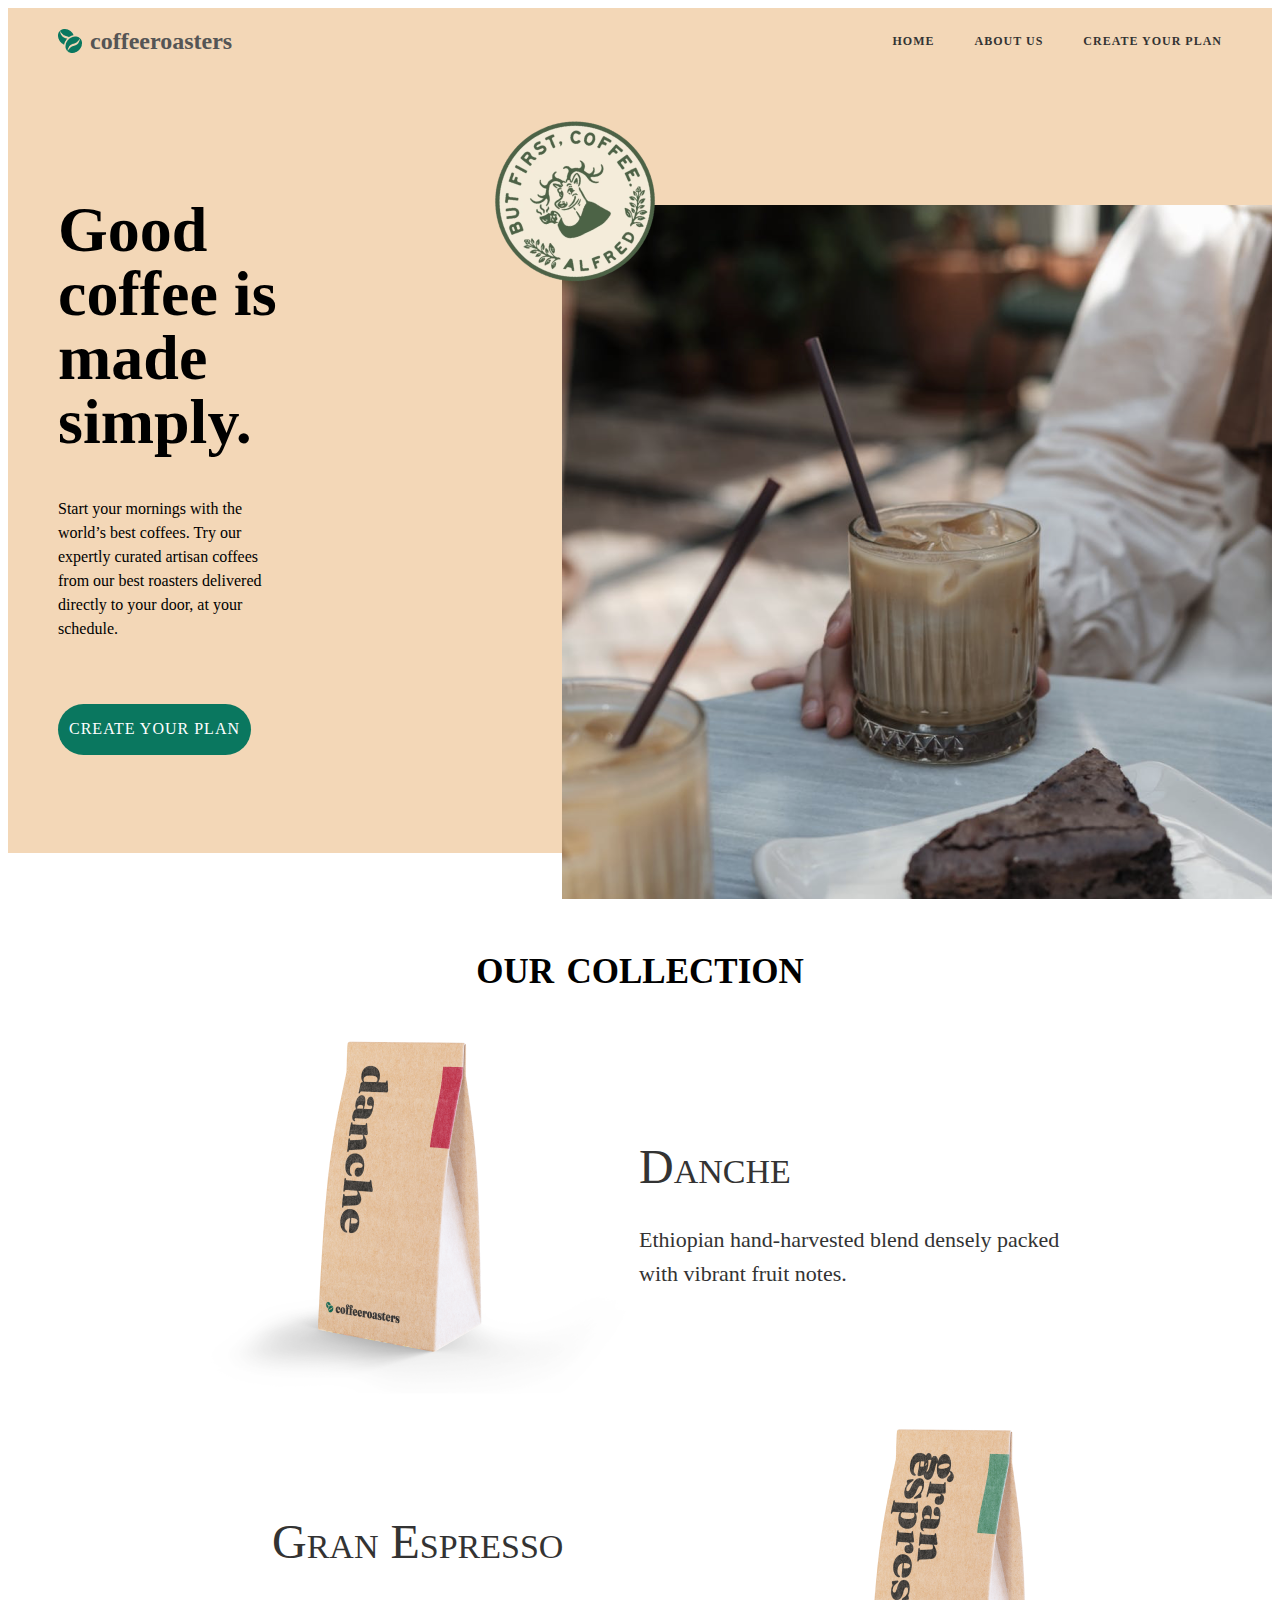
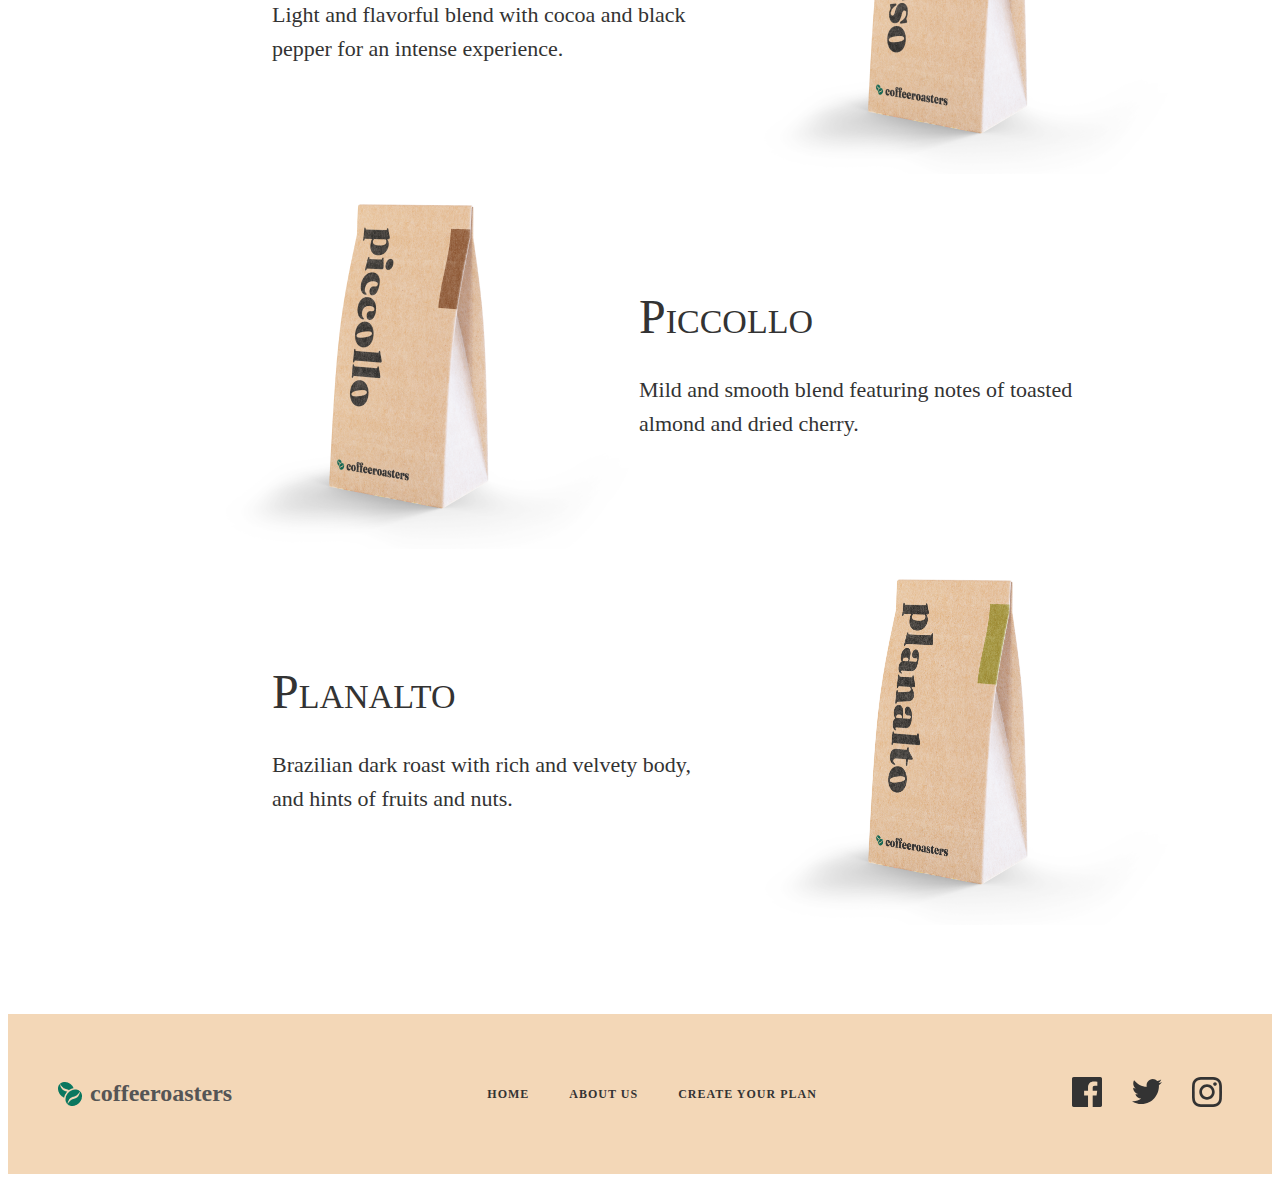
<file: index.html>
<!DOCTYPE html>
<html lang="en">
<head>
    <meta charset="UTF-8">
    <meta name="viewport" content="width=device-width, initial-scale=1.0">
    <link rel="stylesheet" href="style.css">
    <title>Document</title>
</head>
<body>
    
    <section class="container">
        <header id="home">
            <div class="navbar">
                <div class="header_navbar_img">
                <img src="./img1.png" alt="">
                <h2>coffeeroasters</h2>
                </div>
                <div class="navbar_a">
                    <a href="">HOME</a>
                    <a href="./about us.html">ABOUT US</a>
                    <a href="">CREATE YOUR PLAN</a>
                </div>
            </div>
            <div class="header_block">
                <div class="header_block_text">
                    <h1>Good coffee is made simply.</h1>
                    <p>Start your mornings with the world’s best coffees. Try our expertly curated artisan coffees from our best roasters delivered directly to your door, at your schedule.</p>
                    <button>CREATE YOUR PLAN</button>
                </div>
                <div class="header_photo">
                    <img src="img2.png" alt="">
                </div>
                <div class="header_photo2">
                    <img src="img3.png" alt="">
                </div>
            </div>
        </header>
        <main>
            <h1>our collection</h1>
            <div class="main_block">
                <div class="main_block_parent">
                    <img src="./img4.png" alt="">
                    <div class="main_block_parent_text">
                    <h1>Danche</h1>
                    <p>Ethiopian hand-harvested blend densely packed with vibrant fruit notes.</p>
                    </div>
                </div>
                    <div class="main_block_parent">
                    <div class="main_block_parent_text" style="margin-left: 170px;">
                    <h1>Gran Espresso</h1>
                    <p>Light and flavorful blend with cocoa and black pepper for an intense experience.</p>
                    </div>   
                    <img src="./img5.png" alt="">
                </div>
                    <div class="main_block_parent">
                    <img src="./img6.png" alt="">
                    <div class="main_block_parent_text">
                    <h1>Piccollo</h1>
                    <p>Mild and smooth blend featuring notes of toasted almond and dried cherry.</p>
                    </div>
                </div>
                    <div class="main_block_parent">
                    <div class="main_block_parent_text" style="margin-left: 170px;">
                    <h1>Planalto</h1>
                    <p>Brazilian dark roast with rich and velvety body, and hints of fruits and nuts.</p>
                    </div>
                    <img width="452px" src="./img7.png" alt="">
                </div>
            </div>
        </main>
        <footer>
            <div class="footer_navbar">
                <div class="header_navbar_img">
                <img src="./img1.png" alt="">
                <h2>coffeeroasters</h2>
                </div>
                <div class="navbar_a">
                    <a href="#home">HOME</a>
                    <a href="./about us.html">ABOUT US</a>
                    <a href="#home">CREATE YOUR PLAN</a>
                </div>
                <div class="footer_navbar_img">
                    <a href="https://www.facebook.com/groups/310045952380300/"><img src="./img8.svg" alt=""></a>
                    <a href="https://twitter.com/thatcoffeer"><img src="./img9.svg" alt=""></a>
                    <a href="https://www.instagram.com/roasterdaily/"><img src="./img10.svg" alt=""></a>
                </div>
            </div>
        </footer>
    </section>
</body>
</html>
</file>
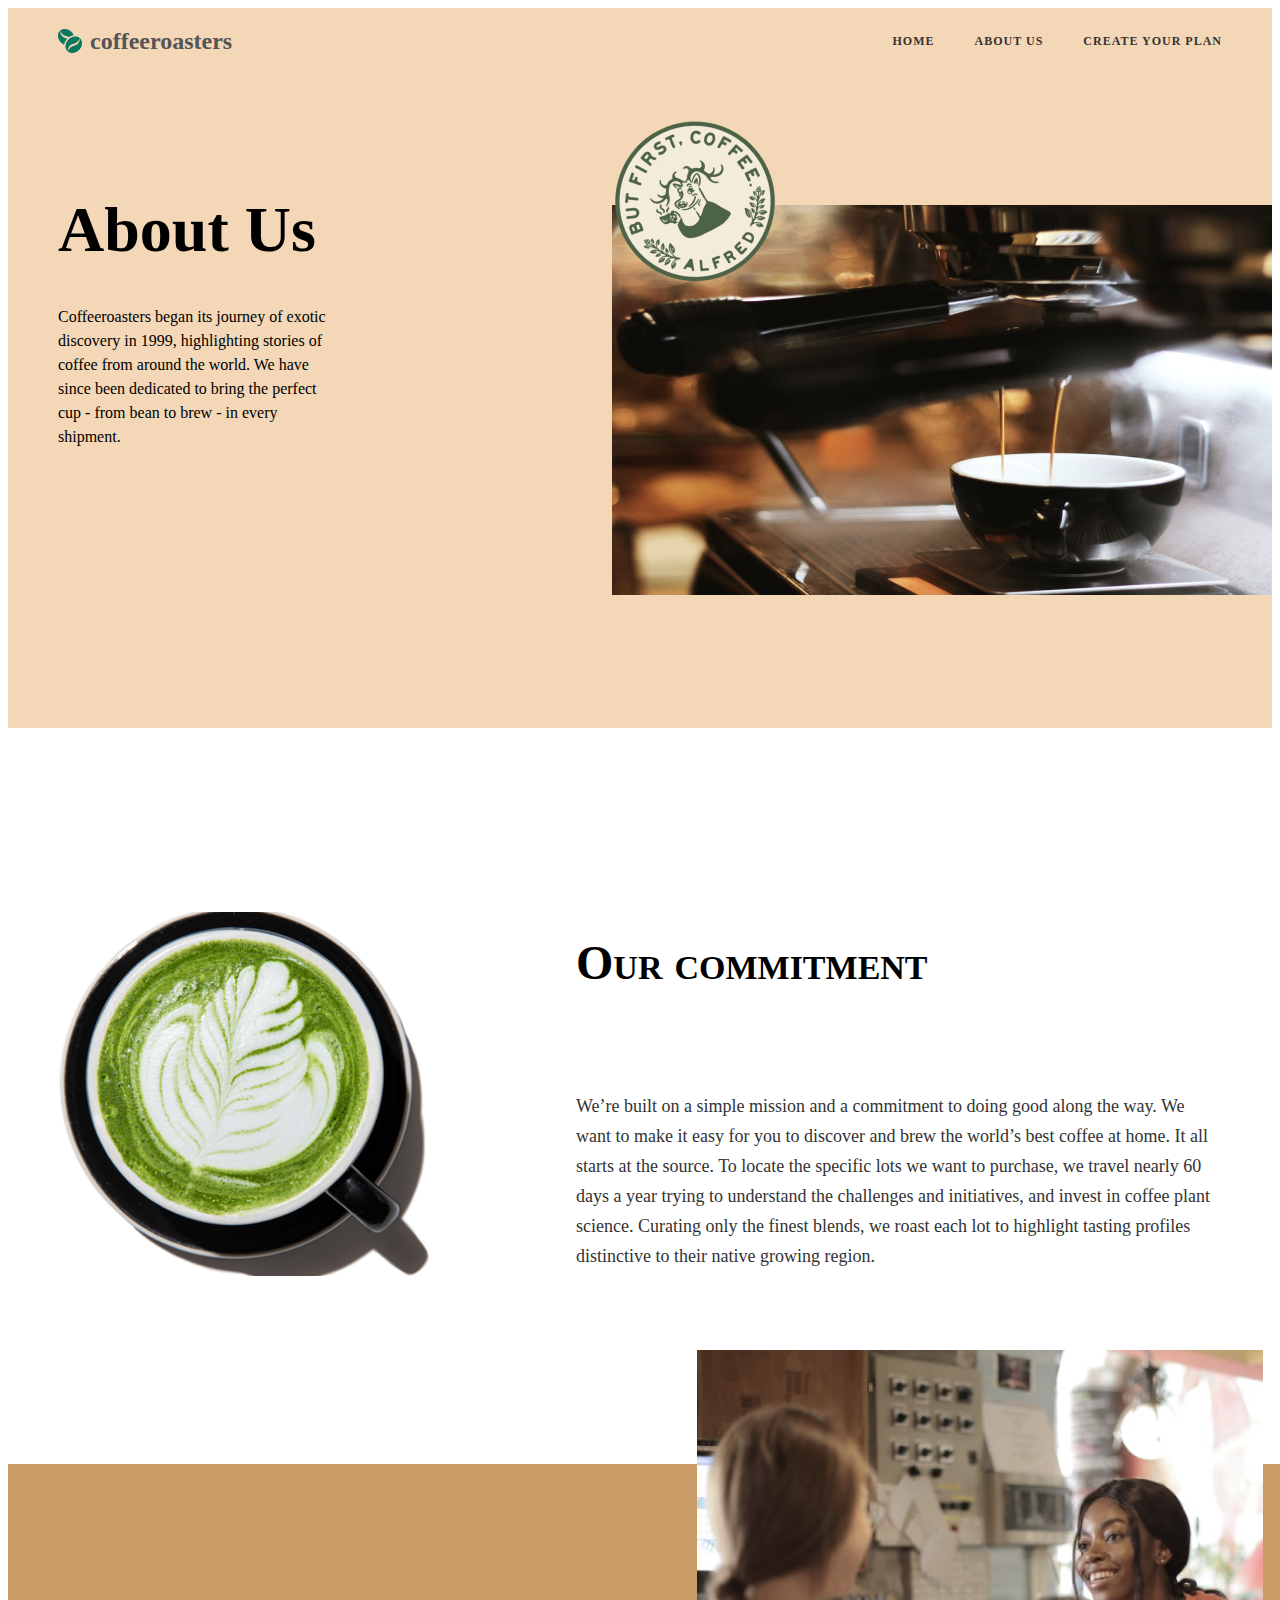
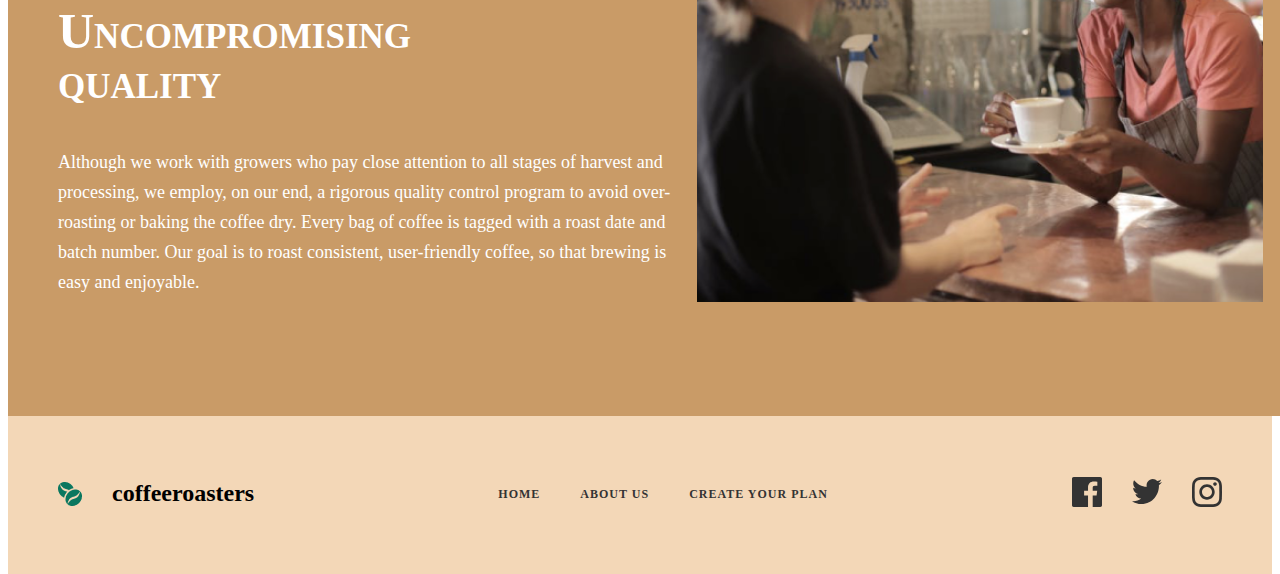
<file: about us.html>
<!DOCTYPE html>
<html lang="en">
<head>
    <meta charset="UTF-8">
    <meta name="viewport" content="width=device-width, initial-scale=1.0">
    <title>Document</title>
    <link rel="stylesheet" href="about us.css">
</head>
<body>
    <section class="container">
    <header id="home">
        <div class="navbar">
            <div class="header_navbar_img">
            <img src="./img1.png" alt="">
            <h2>coffeeroasters</h2>
            </div>
            <div class="navbar_a">
                <a href="./index.html">HOME</a>
                <a href="">ABOUT US</a>
                <a href="">CREATE YOUR PLAN</a>
            </div>
        </div>
        <div class="header_block">
            <div class="header_block_text">
                <h1>About Us</h1>
                <p>Coffeeroasters began its journey of exotic discovery in 1999, highlighting stories of coffee from around the world. We have since been dedicated to bring the perfect cup - from bean to brew - in every shipment.</p>
            </div>
            <div class="header_photo">
                <img src="img2.png" alt="">
            </div>
            <div class="header_photo2">
                <img src="img11.png" alt="">
            </div>
            </div>
        <main>
            <div class="main_block">
                <img src="./img12.png" alt="">
                <div class="main_block_text">
                    <h2>Our commitment</h2>
                    <p>We’re built on a simple mission and a commitment to doing good along the way. We want to make it easy for you to discover and brew the world’s best coffee at home. It all starts at the source. To locate the specific lots we want to purchase, we travel nearly 60 days a year trying to understand the challenges and  initiatives, and invest in coffee plant science. Curating only the finest blends, we roast each lot to highlight tasting profiles distinctive to their native growing region.</p>
                </div>
            </div>
            <div class="main_block2">
                <div class="main_block_text2">
                    <h2>Uncompromising quality</h2>
                    <p>Although we work with growers who pay close attention to all stages of harvest and processing, we employ, on our end, a rigorous quality control program to avoid over-roasting or baking the coffee dry. Every bag of coffee is tagged with a roast date and batch number. Our goal is to roast consistent, user-friendly coffee, so that brewing is easy and enjoyable.</p>
                </div>
                <img src="./img13.png" alt="">
            </div>
        </main>
        <footer>
            <div class="footer_navbar">
                <div class="footer_navbar_img">
                <img src="./img1.png" alt="">
                <h2>coffeeroasters</h2>
                </div>
                <div class="navbar_a">
                    <a href="./index.html">HOME</a>
                    <a href="#home">ABOUT US</a>
                    <a href="#home">CREATE YOUR PLAN</a>
                </div>
                <div class="footer_navbar_img">
                    <a href="https://www.facebook.com/groups/310045952380300/"><img src="./img8.svg" alt=""></a>
                    <a href="https://twitter.com/thatcoffeer"><img src="./img9.svg" alt=""></a>
                    <a href="https://www.instagram.com/roasterdaily/"><img src="./img10.svg" alt=""></a>
                </div>
            </div>
        </footer>
    </section>
</body>
</html>
</file>
<file: style.css>
html {
    scroll-behavior: smooth;
}

.container{
    max-width: 1600px;
}

header{
    background-color: #F3D7B7;
}

.navbar{
    display: flex;
    justify-content: space-between;
    align-items: center;
    padding: 0px 50px;
}

.header_navbar_img {
    display: flex;
    align-items: center;
    gap: 8px;
}

.header_navbar_img h2 {
    color: rgba(85, 85, 85, 1);
}

.navbar_a{
    display: flex;
    gap: 40px;
}

.navbar_a a{
    text-decoration: none;
    font-family: 'Roboto';
font-weight: 700;
font-size: 12px;
line-height: 100%;
letter-spacing: 1px;
text-transform: uppercase;
color: rgba(51, 51, 51, 1);
cursor: pointer;
transition: color 0.3s;
}

.navbar_a a:hover {
    color: red;
}

.header_block{
    display: flex;
    gap: 30px;
    margin-top: 80px;
    justify-content: space-between;
}

.header_block_text{
    width: 464px;
    height: fit-content;
    margin-left: 50px;
}

.header_block_text h1{
    font-family: 'Roboto';
font-weight: 700;
font-size: 64px;
line-height: 100%;
letter-spacing: 0px;
color: rgba(0, 0, 0, 1);
}

.header_block_text p {
    font-family: 'Roboto';
font-weight: 400;
font-size: 16px;
line-height: 24px;
letter-spacing: 0px;
color: rgba(0, 0, 0, 1);
}

.header_block_text button{
    width: 193px;
height: 51px;
border-radius: 100px;
background-color: rgba(10, 119, 95, 1);
border: none;
font-family: 'Roboto';
font-weight: 500;
font-size: 16px;
line-height: 100%;
letter-spacing: 1px;
text-align: center;
font-variant: small-caps;
color: rgba(255, 255, 255, 1);
text-align: center;
margin-top: 47px;
cursor: pointer;
transition: background-color 0.3s;
}

.header_block_text button:hover {
    background-color: rgba(10, 119, 95, 0.782);
}

.header_photo img{
    transform-style: preserve-3d;
    animation: coffee 4s infinite linear;
    position: relative;
    left: 150px;
    bottom: 60px;
    z-index: 1;
}

@keyframes coffee{
    from{transform: rotate(0deg);}
    to{transform: rotate(360deg);}
}

.header_photo2{
    position: relative;
    top: 50px;
}

main {
    margin-top: 88px;
}

main h1 {
    font-family: 'Roboto';
font-weight: 700;
font-size: 50px;
line-height: 100%;
letter-spacing: 0px;
text-align: center;
font-variant: small-caps;
color: rgba(0, 0, 0, 1);
}

.main_block img {
    transition: 0.3s ease;
}

.main_block img:hover {
    transform: scale(1.15);
}

.main_block_parent {
    display: flex;
    align-items: center;
justify-content: center;
}

.main_block_parent_text {
    display: block;
    width: 454px;
}

.main_block_parent_text h1 {
    text-align: start;
font-family: 'Roboto';
font-weight: 500;
font-size: 48px;
line-height: 100%;
letter-spacing: 0px;
font-variant: small-caps;
color: rgba(51, 51, 51, 1);
}

.main_block_parent_text p {
font-family: 'Roboto';
font-weight: 400;
font-size: 22px;
line-height: 34px;
letter-spacing: 0px;
color: rgba(51, 51, 51, 1);
}

.footer_navbar_img {
    gap: 30px;
    display: flex;
    align-items: center;
}

.footer_navbar_img a {
    transition: 0.3s ease;
}

.footer_navbar_img a:hover {
    transform: scale(1.15);
}

footer {
    background-color: rgba(243, 215, 183, 1);
    margin-top: 89px;
}

.footer_navbar {
    display: flex;
    justify-content: space-between;
    align-items: center;
    padding: 0px 50px;
    height: 160px;
}
</file>
<file: about us.css>
html {
    scroll-behavior: smooth;
}

.container{
    max-width: 1600px;
}

header{
    background-color: #F3D7B7;
    height: 720px;
}

.navbar{
    display: flex;
    justify-content: space-between;
    align-items: center;
    padding: 0px 50px;
}

.header_navbar_img {
    display: flex;
    align-items: center;
    gap: 8px;
}

.header_navbar_img h2 {
    color: rgba(85, 85, 85, 1);
}

.navbar_a{
    display: flex;
    gap: 40px;
}

.navbar_a a{
    text-decoration: none;
    font-family: 'Roboto';
font-weight: 700;
font-size: 12px;
line-height: 100%;
letter-spacing: 1px;
text-transform: uppercase;
color: rgba(51, 51, 51, 1);
cursor: pointer;
transition: color 0.3s;
}

.navbar_a a:hover {
    color: red;
}

.header_block{
    display: flex;
    gap: 30px;
    margin-top: 80px;
    justify-content: space-between;
}

.header_block_text{
    width: 372px;
    height: fit-content;
    margin-left: 50px;
}

.header_block_text h1{
    font-family: 'Roboto';
font-weight: 700;
font-size: 64px;
line-height: 100%;
letter-spacing: 0px;
color: rgba(0, 0, 0, 1);
}

.header_block_text p {
    font-family: 'Roboto';
font-weight: 400;
font-size: 16px;
line-height: 24px;
letter-spacing: 0px;
color: rgba(0, 0, 0, 1);
}

.header_photo img{
    transform-style: preserve-3d;
    animation: coffee 4s infinite linear;
    position: relative;
    left: 220px;
    bottom: 60px;
    z-index: 1;
}

@keyframes coffee{
    from{transform: rotate(0deg);}
    to{transform: rotate(360deg);}
}

.header_photo2{
    position: relative;
    top: 50px;
}

main {
    height: 740px;
    margin-top: 175px;
    align-items: center;
    display: flex;
    flex-wrap: wrap;
}

.main_block {
    display: flex;
    align-items: center;
    width: 100%;
    height: 100%;
    justify-content: space-between;
    padding: 0px 50px;
}

.main_block img {
    transition: 0.3s ease;
}

.main_block img:hover {
    transform: scale(1.09);
}

.main_block_text h2 {
    font-family: 'Roboto';
font-weight: 700;
font-size: 48px;
line-height: 100%;
letter-spacing: 0px;
font-variant: small-caps;
color: rgba(0, 0, 0, 1);
padding-bottom: 64px;
}

.main_block_text {
    width: 646px;
}

.main_block_text p {
    font-family: 'Roboto';
font-weight: 400;
font-size: 18px;
line-height: 30px;
letter-spacing: 0px;
color: rgba(51, 51, 51, 1);
}

.main_block2 {
    display: flex;
    align-items: center;
    background-color: rgba(201, 155, 103, 1);
    width: 100%;
    justify-content: space-between;
    padding: 0px 50px;
}

.main_block_text2 {
    width: 639px;
}

.main_block_text2 h2 {
    font-family: 'Roboto';
font-weight: 700;
font-size: 50px;
line-height: 100%;
letter-spacing: 0px;
font-variant: small-caps;
color: rgba(255, 255, 255, 1);
width: 397px;
}

.main_block_text2 p {
    font-family: 'Roboto';
font-weight: 400;
font-size: 18px;
line-height: 30px;
letter-spacing: 0px;
color: rgba(255, 255, 255, 1);
}

.main_block2 img {
    position: relative;
    bottom: 114px;
}

.footer_navbar_img {
    gap: 30px;
    display: flex;
    align-items: center;
}

.footer_navbar_img a {
    transition: 0.3s ease;
}

.footer_navbar_img a:hover {
    transform: scale(1.15);
}

footer {
    background-color: rgba(243, 215, 183, 1);
    margin-top: 550px;
}

.footer_navbar {
    display: flex;
    justify-content: space-between;
    align-items: center;
    padding: 0px 50px;  
    height: 160px;
}
</file>
